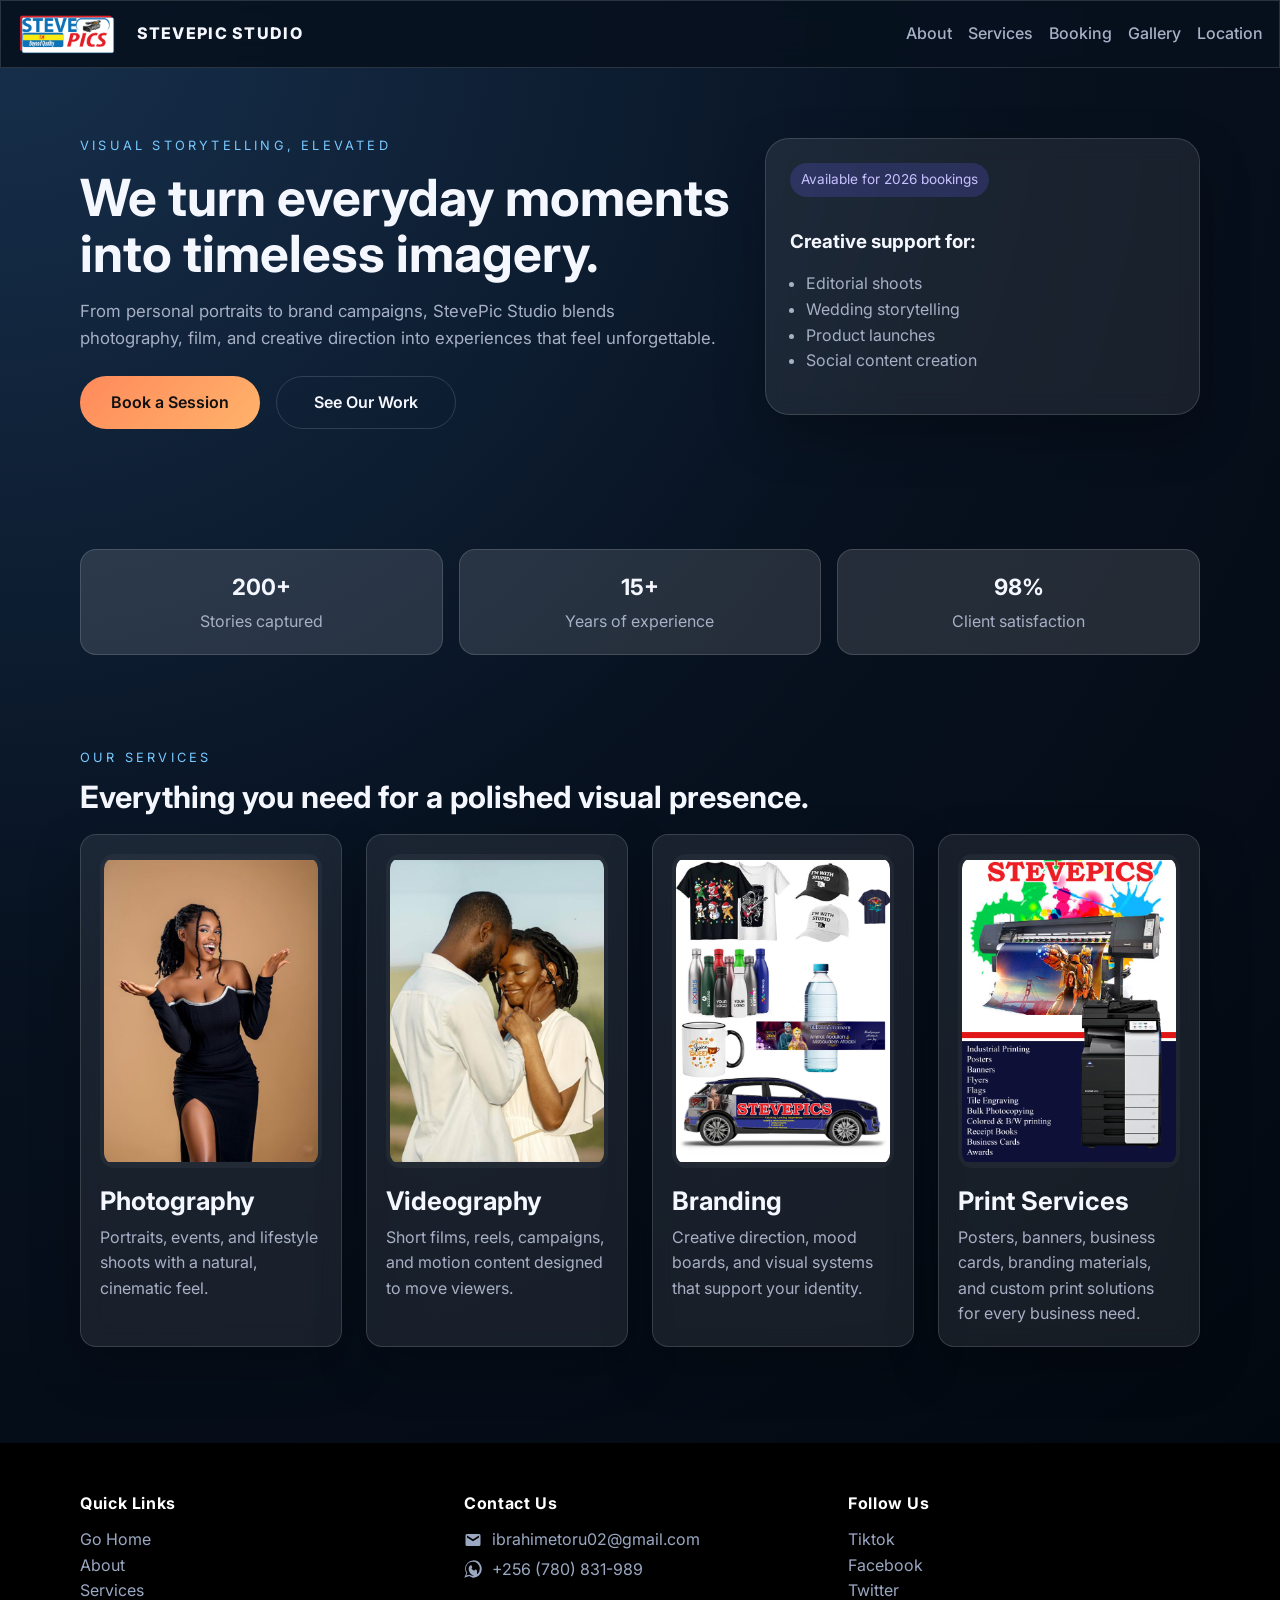
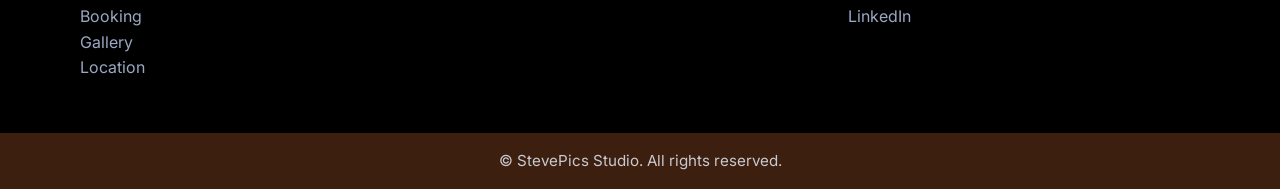
<file: index.html>
<!DOCTYPE html>
<html lang="en">
  <head>
    <meta charset="UTF-8" />
    <meta name="viewport" content="width=device-width, initial-scale=1.0" />
  



    <title>Stevepics Digital Studio - Photo & Design in Lira</title>
    <meta 
    name="description" content="Official website for Stevepics Digital Studio, creates vivid photography, cinematic video, and bold visual branding and Graphic Services in Lira, Uganda.">





   
    <link rel="preconnect" href="https://fonts.googleapis.com" />
    <link rel="preconnect" href="https://fonts.gstatic.com" crossorigin />
    <link
      href="https://fonts.googleapis.com/css2?family=Inter:wght@400;500;600;700;800&display=swap"
      rel="stylesheet"
    />
    <link rel="stylesheet" href="styles.css" />
  </head>
  <body class="page-home">
    <header id="top" class="hero">
      <nav class="nav container" aria-label="Primary navigation">
        <a class="brand" href="#top">
         <img src="stevePics studio lira logo.png" alt="StevePic Studio logo" class="logo"/>StevePic Studio</a>
        <button class="menu-toggle" aria-label="Toggle navigation" aria-expanded="false">
          <span></span>
          <span></span>
          <span></span>
        </button>
        <div class="nav-links">
          <a href="about.html">About</a>
          <a href="services.html">Services</a>
          <a href="booking.html">Booking</a>
          <a href="gallery.html">Gallery</a>
          <a href="location.html">Location</a>
        
        </div>
      </nav>

      <div class="container hero-content">
        <div class="hero-copy">
          <p class="eyebrow">Visual storytelling, elevated</p>
          <h1>We turn everyday moments into timeless imagery.</h1>
          <p class="hero-text">
            From personal portraits to brand campaigns, StevePic Studio blends photography,
            film, and creative direction into experiences that feel unforgettable.
          </p>
          <div class="hero-actions">
            <a class="btn btn-primary" href="booking.html">Book a Session</a>
            <a class="btn btn-secondary" href="gallery.html">See Our Work</a>
          </div>
        </div>

        <div class="hero-card" aria-label="Studio highlights">
          <div class="card-pill">Available for <span id="year"></span>  bookings</div>
          <h3>Creative support for:</h3>
          <ul>
            <li>Editorial shoots</li>
            <li>Wedding storytelling</li>
            <li>Product launches</li>
            <li>Social content creation</li>
          </ul>
        </div>
      </div>
    </header>

    <main>
      <section class="section container stats">
        <div>
          <strong>200+</strong>
          <span>Stories captured</span>
        </div>
        <div>
          <strong>15+</strong>
          <span>Years of experience</span>
        </div>
        <div>
          <strong>98%</strong>
          <span>Client satisfaction</span>
        </div>
      </section>

      <section id="services" class="section container">
        <div class="section-heading">
          <p class="eyebrow">Our services</p>
          <h2>Everything you need for a polished visual presence.</h2>
        </div>
        <div class="card-grid feature-card-grid">
          <article class="info-card feature-card">
            <img src="images/best potriets and photoshoot in lira uganda.jpeg" alt="Portrait photography session in a sunny outdoor setting" />
            <h3>Photography</h3>
            <p>Portraits, events, and lifestyle shoots with a natural, cinematic feel.</p>
          </article>
          <article class="info-card feature-card">
            <img src="images/happy-romantic-couple-hugging in stevepics studio lira.jpg" alt="Creative storytelling and videography coverage" />
            <h3>Videography</h3>
            <p>Short films, reels, campaigns, and motion content designed to move viewers.</p>
          </article>
          <article class="info-card feature-card">
            <img src="images/best%20vihecle%20and%20product%20branding%20in%20lira.jpg" alt="Branding and product packaging visuals" />
            <h3>Branding</h3>
            <p>Creative direction, mood boards, and visual systems that support your identity.</p>
          </article>
          <article class="info-card feature-card">
            <img src="images/Larger format printing in Stevepics Lira.jpg" alt="Printing and branding services in Lira, Uganda" />
            <h3>Print Services</h3>
            <p>Posters, banners, business cards, branding materials, and custom print solutions for every business need.</p>
          </article>
        </div>
      </section>

      <!-- Portfolio section removed per request; work is showcased on the Gallery page -->

    </main>

 <footer class="footer">
      <div class="container footer-content">
        <div class="footer-grid">
          <div>
            <div class="footer-heading">Quick Links</div>
            <div class="footer-links">
              <a href="index.html">Go Home</a><br />
              <a href="about.html">About</a><br />
              <a href="services.html">Services</a><br />
              <a href="booking.html">Booking</a><br />
              <a href="gallery.html">Gallery</a><br />
           
              <a href="location.html">Location</a>
            </div>
          </div>
          <div>
           <div class="footer-heading">Contact Us</div>
              <div class="contact-info">
                <a class="contact-item" href="mailto:ibrahimetoru02@gmail.com">
                  <span class="icon" aria-hidden="true">
                    <svg viewBox="0 0 24 24" xmlns="http://www.w3.org/2000/svg" aria-hidden="true" focusable="false">
                      <path d="M20 4H4a2 2 0 0 0-2 2v12a2 2 0 0 0 2 2h16a2 2 0 0 0 2-2V6a2 2 0 0 0-2-2zm0 4.5-8 5-8-5V6l8 5 8-5v2.5z"/>
                    </svg>
                  </span>
                  <span class="contact-text">ibrahimetoru02@gmail.com</span>
                </a><br />
                <a class="contact-item" href="https://wa.me/256780831989" target="_blank" rel="noopener noreferrer">
                  <span class="icon" aria-hidden="true">
                    <svg viewBox="0 0 24 24" xmlns="http://www.w3.org/2000/svg" aria-hidden="true" focusable="false">
                      <path d="M20.52 3.48A11.86 11.86 0 0 0 12 .5 11.6 11.6 0 0 0 1.5 11.6c0 2.07.54 4 1.5 5.73L.5 23.5l6.5-2.2A11.6 11.6 0 0 0 12 23.5c6.4 0 11.63-5.2 11.63-11.6 0-3.1-1.22-5.9-3.11-7.78zM12 21a9.3 9.3 0 0 1-4.68-1.28l-.34-.2-3.86 1.31 1.32-3.76-.22-.36A9.2 9.2 0 1 1 21 12 9.27 9.27 0 0 1 12 21zm5.2-7.3c-.28-.14-1.66-.82-1.92-.91s-.42-.14-.6.14-.69.91-.85 1.1-.31.21-.59.07a6.2 6.2 0 0 1-1.82-1.12 6.98 6.98 0 0 1-1.29-1.61c-.14-.28 0-.43.11-.56.11-.11.28-.31.42-.47.14-.16.19-.28.28-.47.09-.19 0-.35-.07-.49s-.6-1.46-.82-2c-.22-.53-.43-.46-.6-.47-.14 0-.31 0-.47 0s-.49.07-.75.35a3.2 3.2 0 0 0-1 1.2c-.35.61-1.02 1.84-1.02 3.45s1.05 4 1.2 4.28c.14.28 2.07 3.3 5.02 4.62 2.95 1.31 2.95.87 3.48.81.53-.07 1.66-.68 1.9-1.33.22-.61.22-1.13.15-1.24-.07-.11-.28-.16-.56-.3z"/>
                    </svg>
                  </span>
                  <span class="contact-text">+256 (780) 831-989</span>
                </a>
              </div>
          </div>
          <div>
            <div class="footer-heading">Follow Us</div>
            <div class="footer-links">
              <a href="#">Tiktok</a><br />
              <a href="#">Facebook</a><br />
              <a href="#">Twitter</a><br />
              <a href="#">LinkedIn</a><br />
              
            </div>
            
          </div>

          
        </div>
      </div>
      <div class="footer-bottom">
        &copy; <span id="year"></span> StevePics Studio. All rights reserved.
      </div>
    </footer>

  <script src="script.js"></script>
</body>
</html>
</file>
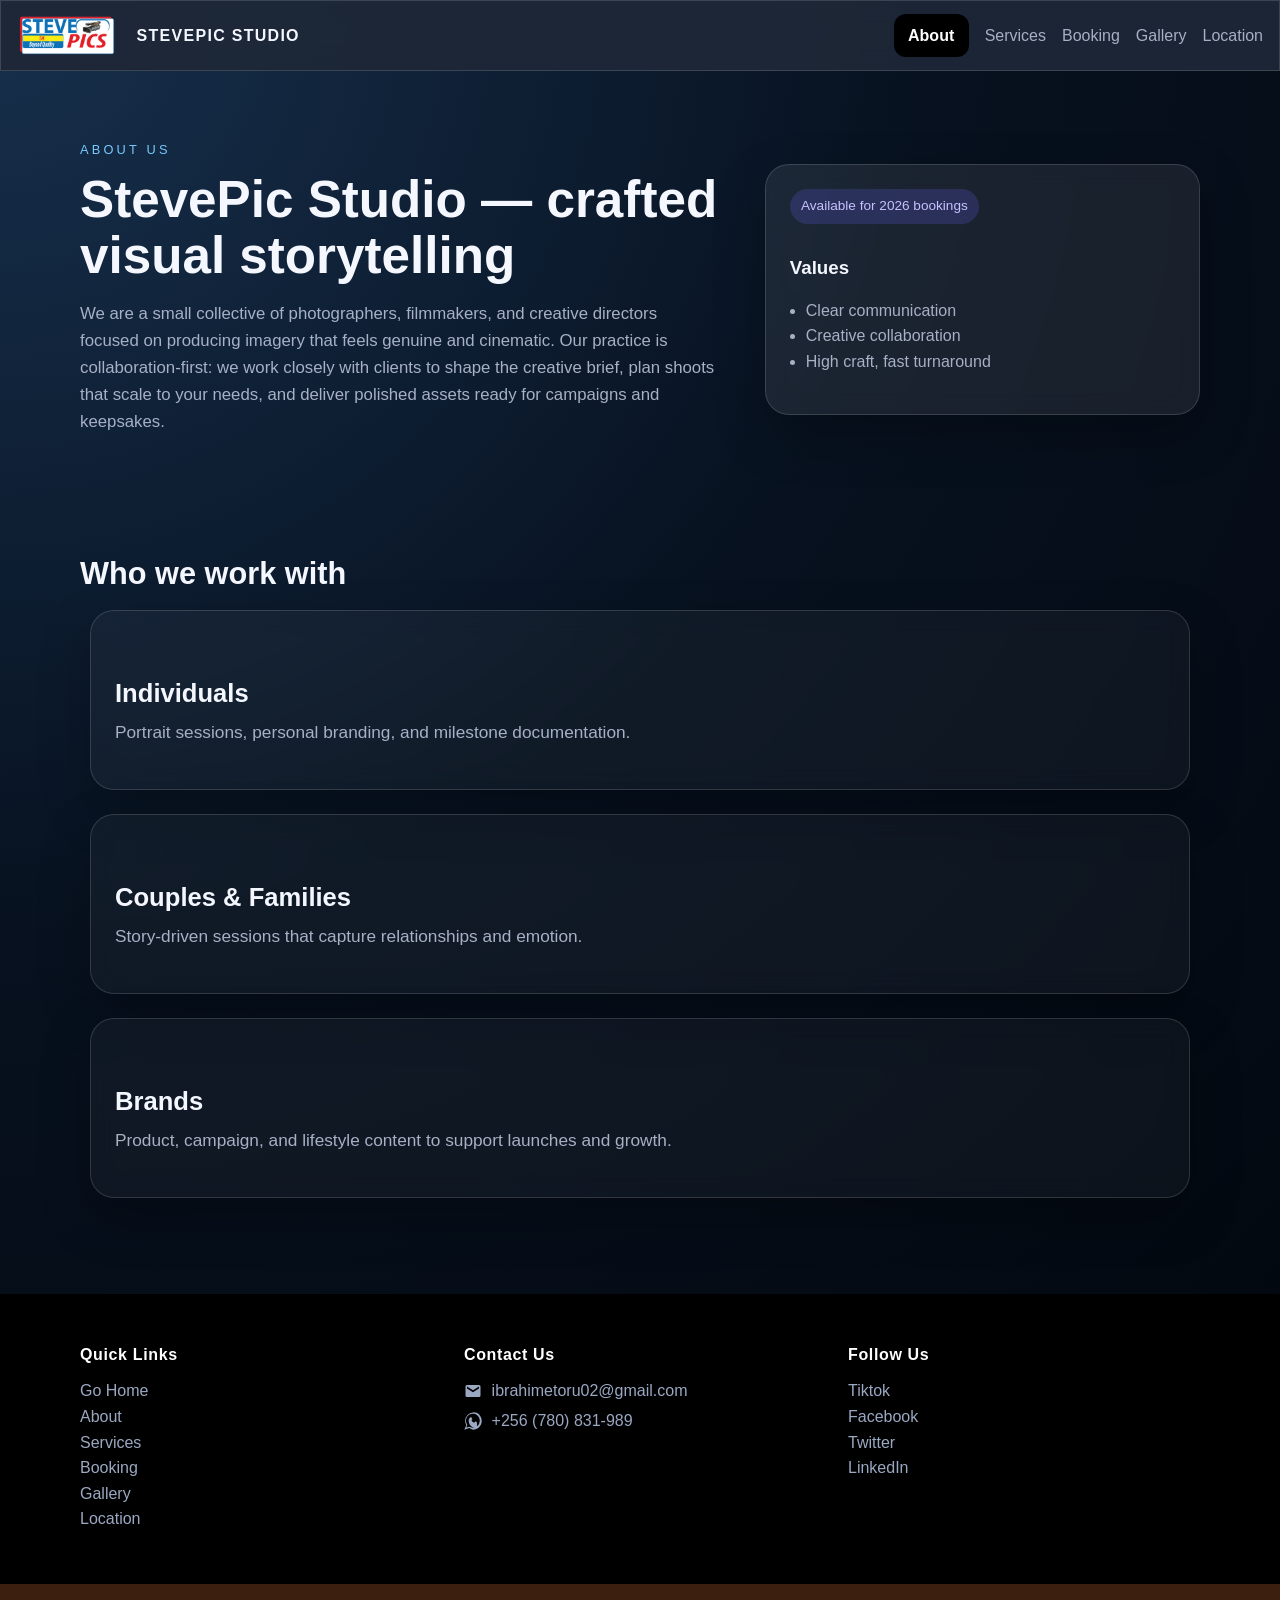
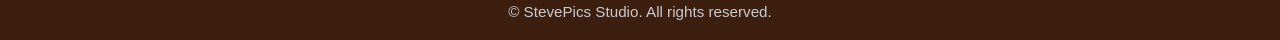
<file: about.html>
<!DOCTYPE html>
<html lang="en">
  <head>
    <meta charset="UTF-8" />
    <meta name="viewport" content="width=device-width, initial-scale=1.0" />
    <title>About — StevePic Studio</title>
     <meta 
    name="description" content="Official website for Stevepics Digital Studio, creates vivid photography, cinematic video, and bold visual branding and Graphic Services in Lira, Uganda.">


    <link rel="stylesheet" href="styles.css" />
  </head>
  <body class="page-about">
    <header class="hero">
      <nav class="nav container" aria-label="Primary navigation">
        <a class="brand" href="index.html">
          <img src="stevePics studio lira logo.png" alt="StevePic Studio logo" class="logo"/>StevePic Studio</a>
        <button class="menu-toggle" aria-label="Open navigation menu" aria-expanded="false">
          <span></span>
          <span></span>
          <span></span>
        </button>
        <div class="nav-links">
          <a href="about.html" class="active">About</a>
          <a href="services.html">Services</a>
          <a href="booking.html">Booking</a>
          <a href="gallery.html">Gallery</a>
          <a href="location.html">Location</a>
          
        </div>
      </nav>
      <div class="container hero-content">
        <div class="hero-copy">
          <p class="eyebrow">About us</p>
          <h1>StevePic Studio — crafted visual storytelling</h1>
          <p class="hero-text">
            We are a small collective of photographers, filmmakers, and creative directors
            focused on producing imagery that feels genuine and cinematic. Our practice is
            collaboration-first: we work closely with clients to shape the creative brief,
            plan shoots that scale to your needs, and deliver polished assets ready for
            campaigns and keepsakes.
          </p>
        </div>

        <aside class="hero-card" aria-label="Studio highlights">
          <div class="card-pill">Available for <span id="year"></span> bookings</div>
          <h3>Values</h3>
          <ul>
            <li>Clear communication</li>
            <li>Creative collaboration</li>
            <li>High craft, fast turnaround</li>
          </ul>
        </aside>
      </div>
    </header>

    <main>
      <section class="section container">
        <div class="section-heading">
          <h2>Who we work with</h2>
        </div>
        <div class="card-grid">
          <article class="info-card">
            <h3>Individuals</h3>
            <p>Portrait sessions, personal branding, and milestone documentation.</p>
          </article>
          <article class="info-card">
            <h3>Couples & Families</h3>
            <p>Story-driven sessions that capture relationships and emotion.</p>
          </article>
          <article class="info-card">
            <h3>Brands</h3>
            <p>Product, campaign, and lifestyle content to support launches and growth.</p>
          </article>
        </div>
      </section>
    </main>

    
   
   <footer class="footer">
      <div class="container footer-content">
        <div class="footer-grid">
          <div>
            <div class="footer-heading">Quick Links</div>
            <div class="footer-links">
              <a href="index.html">Go Home</a><br />
              <a href="about.html">About</a><br />
              <a href="services.html">Services</a><br />
              <a href="booking.html">Booking</a><br />
              <a href="gallery.html">Gallery</a><br />
              
              <a href="location.html">Location</a>
            </div>
          </div>
          <div>
           <div class="footer-heading">Contact Us</div>
              <div class="contact-info">
                <a class="contact-item" href="mailto:ibrahimetoru02@gmail.com">
                  <span class="icon" aria-hidden="true">
                    <svg viewBox="0 0 24 24" xmlns="http://www.w3.org/2000/svg" aria-hidden="true" focusable="false">
                      <path d="M20 4H4a2 2 0 0 0-2 2v12a2 2 0 0 0 2 2h16a2 2 0 0 0 2-2V6a2 2 0 0 0-2-2zm0 4.5-8 5-8-5V6l8 5 8-5v2.5z"/>
                    </svg>
                  </span>
                  <span class="contact-text">ibrahimetoru02@gmail.com</span>
                </a><br />
                <a class="contact-item" href="https://wa.me/256780831989" target="_blank" rel="noopener noreferrer">
                  <span class="icon" aria-hidden="true">
                    <svg viewBox="0 0 24 24" xmlns="http://www.w3.org/2000/svg" aria-hidden="true" focusable="false">
                      <path d="M20.52 3.48A11.86 11.86 0 0 0 12 .5 11.6 11.6 0 0 0 1.5 11.6c0 2.07.54 4 1.5 5.73L.5 23.5l6.5-2.2A11.6 11.6 0 0 0 12 23.5c6.4 0 11.63-5.2 11.63-11.6 0-3.1-1.22-5.9-3.11-7.78zM12 21a9.3 9.3 0 0 1-4.68-1.28l-.34-.2-3.86 1.31 1.32-3.76-.22-.36A9.2 9.2 0 1 1 21 12 9.27 9.27 0 0 1 12 21zm5.2-7.3c-.28-.14-1.66-.82-1.92-.91s-.42-.14-.6.14-.69.91-.85 1.1-.31.21-.59.07a6.2 6.2 0 0 1-1.82-1.12 6.98 6.98 0 0 1-1.29-1.61c-.14-.28 0-.43.11-.56.11-.11.28-.31.42-.47.14-.16.19-.28.28-.47.09-.19 0-.35-.07-.49s-.6-1.46-.82-2c-.22-.53-.43-.46-.6-.47-.14 0-.31 0-.47 0s-.49.07-.75.35a3.2 3.2 0 0 0-1 1.2c-.35.61-1.02 1.84-1.02 3.45s1.05 4 1.2 4.28c.14.28 2.07 3.3 5.02 4.62 2.95 1.31 2.95.87 3.48.81.53-.07 1.66-.68 1.9-1.33.22-.61.22-1.13.15-1.24-.07-.11-.28-.16-.56-.3z"/>
                    </svg>
                  </span>
                  <span class="contact-text">+256 (780) 831-989</span>
                </a>
              </div>
          </div>
          <div>
            <div class="footer-heading">Follow Us</div>
            <div class="footer-links">
              <a href="#">Tiktok</a><br />
              <a href="#">Facebook</a><br />
              <a href="#">Twitter</a><br />
              <a href="#">LinkedIn</a><br />
              
            </div>
            
          </div>

          
        </div>
      </div>
      <div class="footer-bottom">
        &copy; <span id="year"></span> StevePics Studio. All rights reserved.
      </div>
    </footer>
    <script src="script.js"></script>
  </body>
</html>
</file>
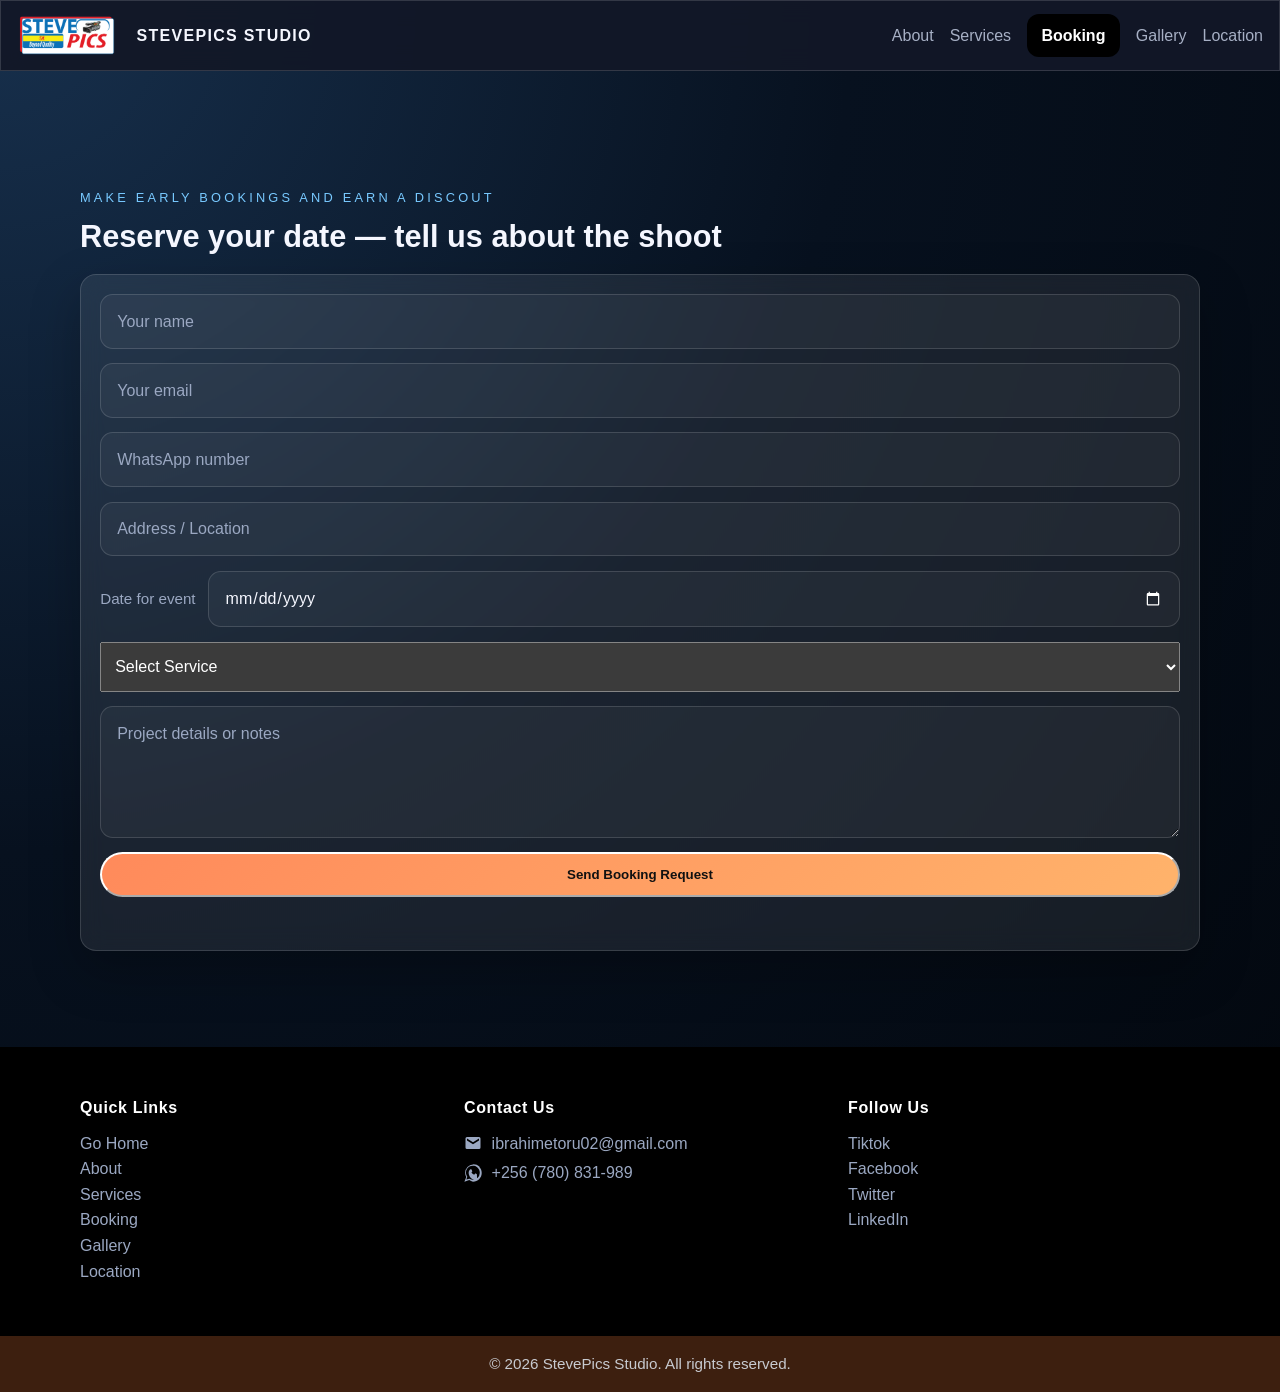
<file: booking.html>
<!DOCTYPE html>
<html lang="en">
  <head>
    <meta charset="UTF-8" />
    <meta name="viewport" content="width=device-width, initial-scale=1.0" />
    <title>Booking — StevePics Studio</title>
    <meta 
    name="description" content="Official booking for quality services in Stevepics Digital Studio, creates vivid photography, cinematic video, and bold visual branding and Graphic Services in Lira, Uganda.">


    <link rel="stylesheet" href="styles.css" />
  </head>
  <body class="page-booking">
    <header class="hero">
      <nav class="nav container" aria-label="Primary navigation">
        <a class="brand" href="index.html">
          <img src="stevePics studio lira logo.png" alt="StevePics Studio logo" class="logo"/>StevePics Studio</a>
        <button class="menu-toggle" aria-label="Open navigation menu" aria-expanded="false">
          <span></span>
          <span></span>
          <span></span>
        </button>
        <div class="nav-links">
          <a href="about.html">About</a>
          <a href="services.html">Services</a>
          <a href="booking.html" class="active">Booking</a>
          <a href="gallery.html">Gallery</a>
          <a href="location.html">Location</a>
          
        </div>
      </nav>
    </header>

    <main>
      <section class="section container">
        <div class="section-heading">
          <p class="eyebrow">Make early bookings and Earn a discout</p>
          <h2>Reserve your date — tell us about the shoot</h2>
        </div>
        <form id="booking-form" class="contact-form">
          <input type="text" name="name" placeholder="Your name" required />
          <input type="email" name="email" placeholder="Your email" required />
          <input type="tel" name="phone" placeholder="WhatsApp number" aria-label="WhatsApp number" />
          <input type="text" name="address" placeholder="Address / Location" />
          <label class="date-field" for="preferredDate">
            <span class="date-label">Date for event</span>
            <input type="date" id="preferredDate" name="preferredDate" />
          </label>
          <select class="form-control" name="service">
            <option value="Select Shoot">Select Service</option>
            <option value="Photography">Photography</option>
            <option value="Videography">Videography</option>
            <option value="Branding">Branding & Creative Direction</option>
          </select>
          <textarea name="notes" rows="4" placeholder="Project details or notes"></textarea>
          <button type="submit" class="btn btn-primary">Send Booking Request</button>
          <p id="booking-message" class="form-message" aria-live="polite"></p>
        </form>
      </section>
    </main>

  <footer class="footer">
      <div class="container footer-content">
        <div class="footer-grid">
          <div>
            <div class="footer-heading">Quick Links</div>
            <div class="footer-links">
              <a href="index.html">Go Home</a><br />
              <a href="about.html">About</a><br />
              <a href="services.html">Services</a><br />
              <a href="booking.html">Booking</a><br />
              <a href="gallery.html">Gallery</a><br />
             
              <a href="location.html">Location</a>
            </div>
          </div>
          <div>
           <div class="footer-heading">Contact Us</div>
              <div class="contact-info">
                <a class="contact-item" href="mailto:ibrahimetoru02@gmail.com">
                  <span class="icon" aria-hidden="true">
                    <svg viewBox="0 0 24 24" xmlns="http://www.w3.org/2000/svg" aria-hidden="true" focusable="false">
                      <path d="M20 4H4a2 2 0 0 0-2 2v12a2 2 0 0 0 2 2h16a2 2 0 0 0 2-2V6a2 2 0 0 0-2-2zm0 4.5-8 5-8-5V6l8 5 8-5v2.5z"/>
                    </svg>
                  </span>
                  <span class="contact-text">ibrahimetoru02@gmail.com</span>
                </a><br />
                <a class="contact-item" href="https://wa.me/256780831989" target="_blank" rel="noopener noreferrer">
                  <span class="icon" aria-hidden="true">
                    <svg viewBox="0 0 24 24" xmlns="http://www.w3.org/2000/svg" aria-hidden="true" focusable="false">
                      <path d="M20.52 3.48A11.86 11.86 0 0 0 12 .5 11.6 11.6 0 0 0 1.5 11.6c0 2.07.54 4 1.5 5.73L.5 23.5l6.5-2.2A11.6 11.6 0 0 0 12 23.5c6.4 0 11.63-5.2 11.63-11.6 0-3.1-1.22-5.9-3.11-7.78zM12 21a9.3 9.3 0 0 1-4.68-1.28l-.34-.2-3.86 1.31 1.32-3.76-.22-.36A9.2 9.2 0 1 1 21 12 9.27 9.27 0 0 1 12 21zm5.2-7.3c-.28-.14-1.66-.82-1.92-.91s-.42-.14-.6.14-.69.91-.85 1.1-.31.21-.59.07a6.2 6.2 0 0 1-1.82-1.12 6.98 6.98 0 0 1-1.29-1.61c-.14-.28 0-.43.11-.56.11-.11.28-.31.42-.47.14-.16.19-.28.28-.47.09-.19 0-.35-.07-.49s-.6-1.46-.82-2c-.22-.53-.43-.46-.6-.47-.14 0-.31 0-.47 0s-.49.07-.75.35a3.2 3.2 0 0 0-1 1.2c-.35.61-1.02 1.84-1.02 3.45s1.05 4 1.2 4.28c.14.28 2.07 3.3 5.02 4.62 2.95 1.31 2.95.87 3.48.81.53-.07 1.66-.68 1.9-1.33.22-.61.22-1.13.15-1.24-.07-.11-.28-.16-.56-.3z"/>
                    </svg>
                  </span>
                  <span class="contact-text">+256 (780) 831-989</span>
                </a>
              </div>
          </div>
          <div>
            <div class="footer-heading">Follow Us</div>
            <div class="footer-links">
              <a href="#">Tiktok</a><br />
              <a href="#">Facebook</a><br />
              <a href="#">Twitter</a><br />
              <a href="#">LinkedIn</a><br />
              
            </div>
            
          </div>

          
        </div>
      </div>
      <div class="footer-bottom">
        &copy; <span id="year"></span> StevePics Studio. All rights reserved.
      </div>
    </footer>

    <script src="script.js"></script>
  </body>
</html>
</file>
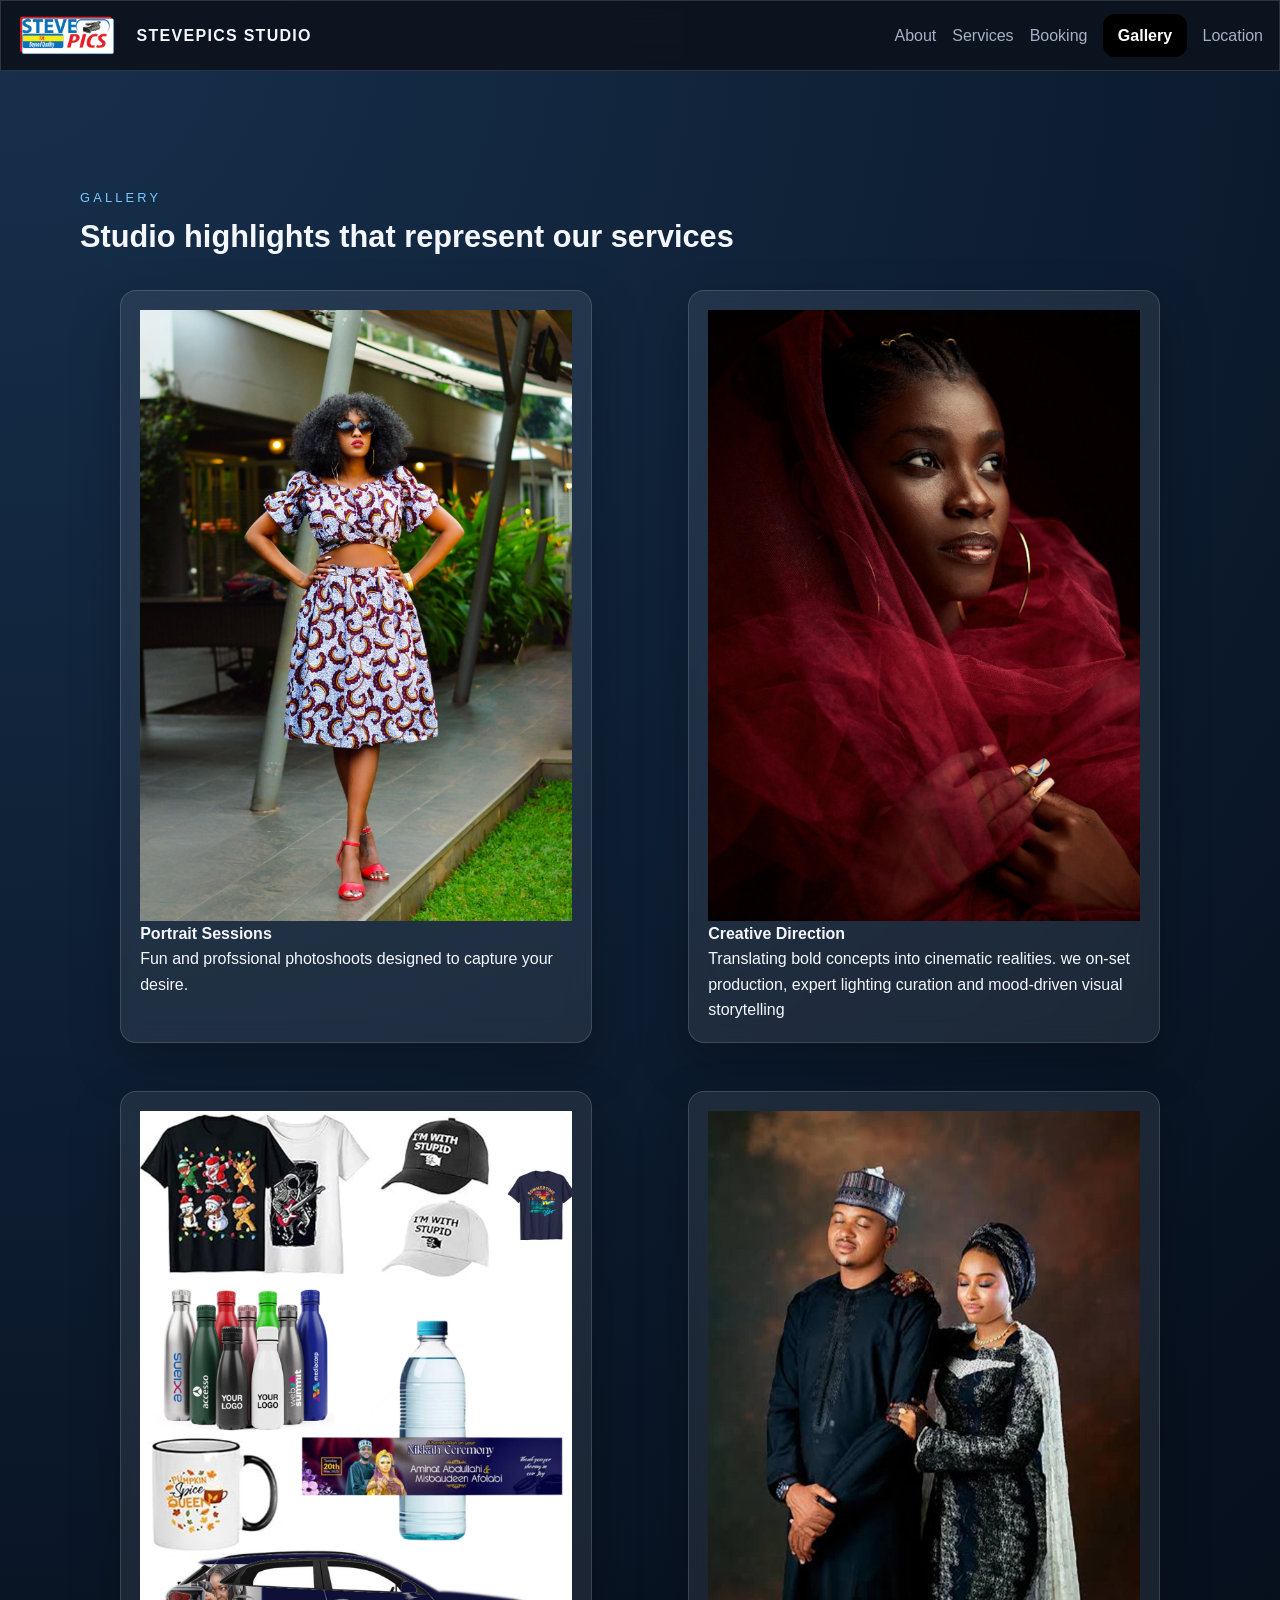
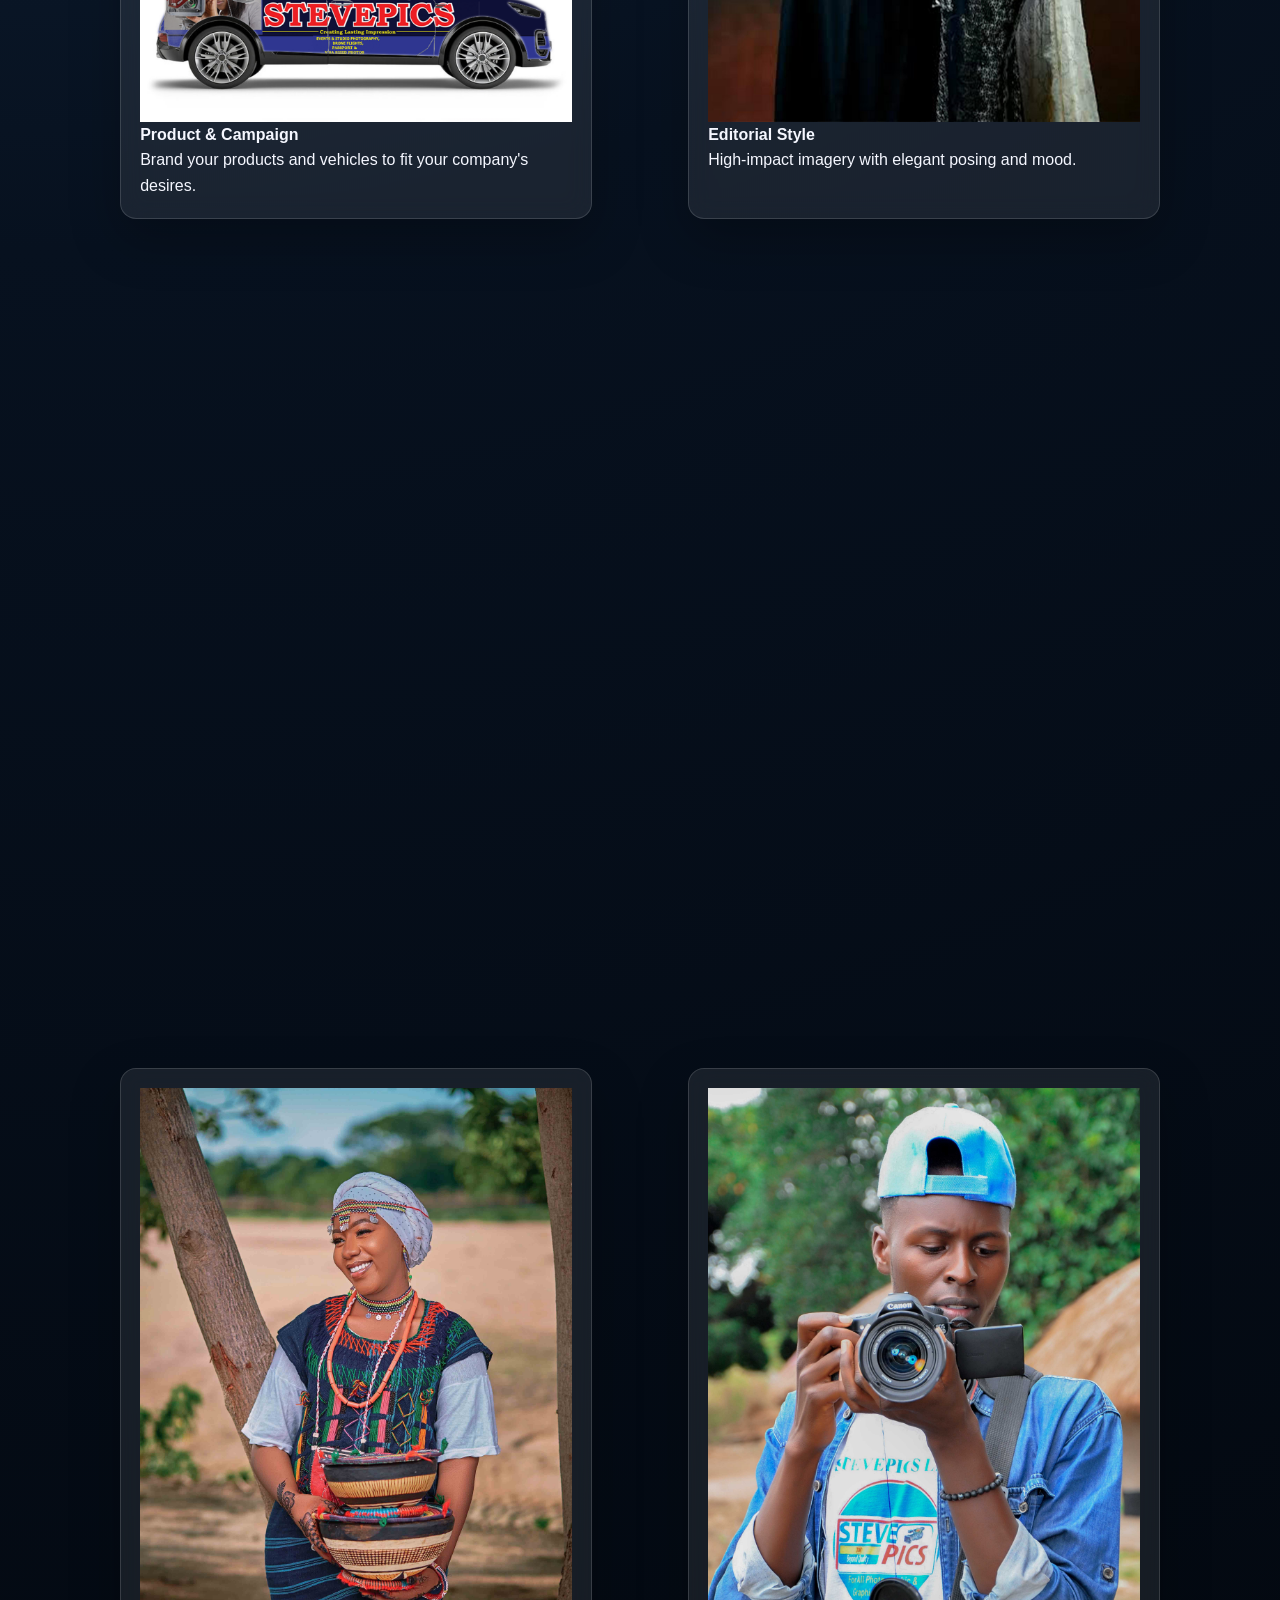
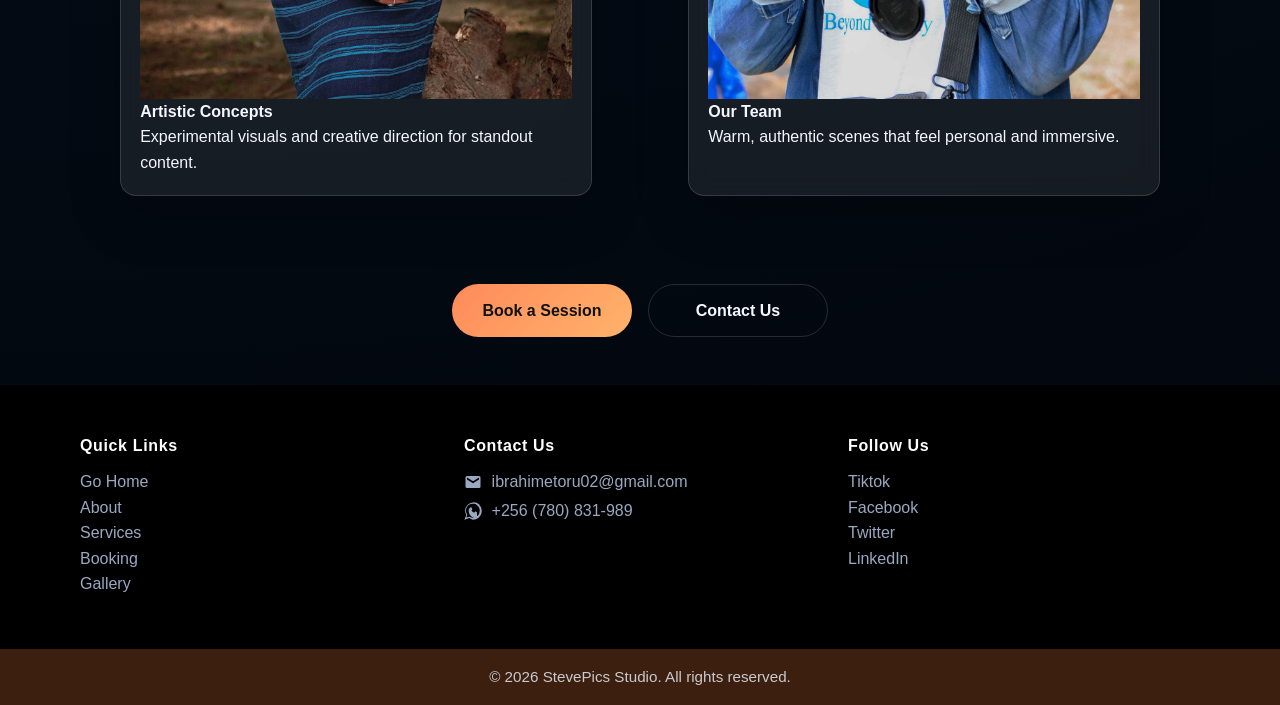
<file: gallery.html>
<!DOCTYPE html>
<html lang="en">
  <head>
    <meta charset="UTF-8" />
    <meta name="viewport" content="width=device-width, initial-scale=1.0" />
    <title>Gallery — StevePics Studio</title>
    <meta 
    name="description" content="See Stevepics Digital Studio, creates vivid photography, cinematic video, and bold visual branding and Graphic Services in Lira, Uganda.">


    <link rel="stylesheet" href="styles.css" />
  </head>
  <body class="page-gallery">
    <header class="hero">
      <nav class="nav container" aria-label="Primary navigation">
        <a class="brand" href="index.html">
          <img src="stevePics studio lira logo.png" alt="StevePic Studio logo" class="logo"/>StevePics Studio</a>
        <button class="menu-toggle" aria-label="Open navigation menu" aria-expanded="false">
          <span></span>
          <span></span>
          <span></span>
        </button>
        <div class="nav-links">
          <a href="about.html">About</a>
          <a href="services.html">Services</a>
          <a href="booking.html">Booking</a>
          <a href="gallery.html" class="active">Gallery</a>
          <a href="location.html">Location</a>
          
        </div>
      </nav>
    </header>

    <main>
      <section class="section container">
        <div class="gallery-img">
        <div class="section-heading">
          <p class="eyebrow">Gallery</p>
          <h2>Studio highlights that represent our services</h2>
        </div>

        <div class="portfolio-grid">
          <figure class="portfolio-card">
            <img src="images/best photoshoot in lira.jpg" alt="Cinematic African portrait in Lira  photo studio" />
            <figcaption>
              <strong>Portrait Sessions</strong>
              <div>Fun and profssional photoshoots designed to capture your desire.</div>
            </figcaption>
          </figure>

          <figure class="portfolio-card">
            <img src="images/creative dirrection in Africa potreits.jpg" alt="Creative African studio lighting in Lira Uganda" />
            <figcaption>
              <strong>Creative Direction</strong>
              <div>Translating bold concepts into cinematic realities. we on-set production, expert lighting curation and mood-driven visual storytelling</div>
            </figcaption>
          </figure>

          <figure class="portfolio-card">
            
            <img src="images/best vihecle and product branding in lira.jpg" alt="Best viehicle branding in lira">
      
            <figcaption>
              <strong>Product & Campaign</strong>
              <div>Brand your products and vehicles to fit your company's desires.</div>
            </figcaption>
          </figure>

          <figure class="portfolio-card">
            <img src="images/kkk.jpeg" alt="Featured studio photography session" />
            <figcaption>
              <strong>Editorial Style</strong>
              <div>High-impact imagery with elegant posing and mood.</div>
            </figcaption>
          </figure>

          <figure class="portfolio-card">
            <img src="images/best photography studio in Lira.png" alt="Best Event photography and videography coverage in Lira" />
            <figcaption>
              <strong>Event Coverage</strong>
              <div>Dynamic shots for celebrations, launches, and gatherings.</div>
            </figcaption>
          </figure>

          <figure class="portfolio-card">
            <img src="images/Larger format printing in Stevepics Lira.jpg" alt="StevePics professional printing machine and custom printing services in Lira city" />
            <figcaption>
              <strong> StevePics Professional Printing Services in Lira Uganda</strong>
              <div>high quality posters, banners,flyers,business cards, receipt books, photocopy, tile engraving, awards and other custom printing solutions.</div>
            </figcaption>
          </figure>

          <figure class="portfolio-card">
            <img src="images/Artistic photography.jpg" alt=""/>
            <figcaption>
              <strong>Artistic Concepts</strong>
              <div>Experimental visuals and creative direction for standout content.</div>
            </figcaption>
          </figure>

          <figure class="portfolio-card">
            <img src="images/photograper in stevePics studio lira.jpg" alt="Behind the scene photograger in StevePics studio Lira" />
            <figcaption>
              <strong>Our Team</strong>
              <div>Warm, authentic scenes that feel personal and immersive.</div>
            </figcaption>
          </figure>

          
        </div>
        </div>
      </section>
       <div class="hero-actions_book">
            <a class="btn btn-primary" href="booking.html">Book a Session</a>
            <a class="btn btn-secondary" href="contact.html">Contact Us</a>
          </div>
    </main>
 <footer class="footer">
      <div class="container footer-content">
        <div class="footer-grid">
          <div>
            <div class="footer-heading">Quick Links</div>
            <div class="footer-links">
              <a href="index.html">Go Home</a><br />
              <a href="about.html">About</a><br />
              <a href="services.html">Services</a><br />
              <a href="booking.html">Booking</a><br />
              <a href="gallery.html">Gallery</a><br />
          
              
            </div>
          </div>
          <div>
           <div class="footer-heading">Contact Us</div>
              <div class="contact-info">
                <a class="contact-item" href="mailto:ibrahimetoru02@gmail.com">
                  <span class="icon" aria-hidden="true">
                    <svg viewBox="0 0 24 24" xmlns="http://www.w3.org/2000/svg" aria-hidden="true" focusable="false">
                      <path d="M20 4H4a2 2 0 0 0-2 2v12a2 2 0 0 0 2 2h16a2 2 0 0 0 2-2V6a2 2 0 0 0-2-2zm0 4.5-8 5-8-5V6l8 5 8-5v2.5z"/>
                    </svg>
                  </span>
                  <span class="contact-text">ibrahimetoru02@gmail.com</span>
                </a><br />
                <a class="contact-item" href="https://wa.me/256780831989" target="_blank" rel="noopener noreferrer">
                  <span class="icon" aria-hidden="true">
                    <svg viewBox="0 0 24 24" xmlns="http://www.w3.org/2000/svg" aria-hidden="true" focusable="false">
                      <path d="M20.52 3.48A11.86 11.86 0 0 0 12 .5 11.6 11.6 0 0 0 1.5 11.6c0 2.07.54 4 1.5 5.73L.5 23.5l6.5-2.2A11.6 11.6 0 0 0 12 23.5c6.4 0 11.63-5.2 11.63-11.6 0-3.1-1.22-5.9-3.11-7.78zM12 21a9.3 9.3 0 0 1-4.68-1.28l-.34-.2-3.86 1.31 1.32-3.76-.22-.36A9.2 9.2 0 1 1 21 12 9.27 9.27 0 0 1 12 21zm5.2-7.3c-.28-.14-1.66-.82-1.92-.91s-.42-.14-.6.14-.69.91-.85 1.1-.31.21-.59.07a6.2 6.2 0 0 1-1.82-1.12 6.98 6.98 0 0 1-1.29-1.61c-.14-.28 0-.43.11-.56.11-.11.28-.31.42-.47.14-.16.19-.28.28-.47.09-.19 0-.35-.07-.49s-.6-1.46-.82-2c-.22-.53-.43-.46-.6-.47-.14 0-.31 0-.47 0s-.49.07-.75.35a3.2 3.2 0 0 0-1 1.2c-.35.61-1.02 1.84-1.02 3.45s1.05 4 1.2 4.28c.14.28 2.07 3.3 5.02 4.62 2.95 1.31 2.95.87 3.48.81.53-.07 1.66-.68 1.9-1.33.22-.61.22-1.13.15-1.24-.07-.11-.28-.16-.56-.3z"/>
                    </svg>
                  </span>
                  <span class="contact-text">+256 (780) 831-989</span>
                </a>
              </div>
          </div>
          <div>
            <div class="footer-heading">Follow Us</div>
            <div class="footer-links">
              <a href="#">Tiktok</a><br />
              <a href="#">Facebook</a><br />
              <a href="#">Twitter</a><br />
              <a href="#">LinkedIn</a><br />
              
            </div>
            
          </div>

          
        </div>
      </div>
      <div class="footer-bottom">
        &copy; <span id="year"></span> StevePics Studio. All rights reserved.
      </div>
    </footer>

    <script src="script.js"></script>
  </body>
</html>
</file>
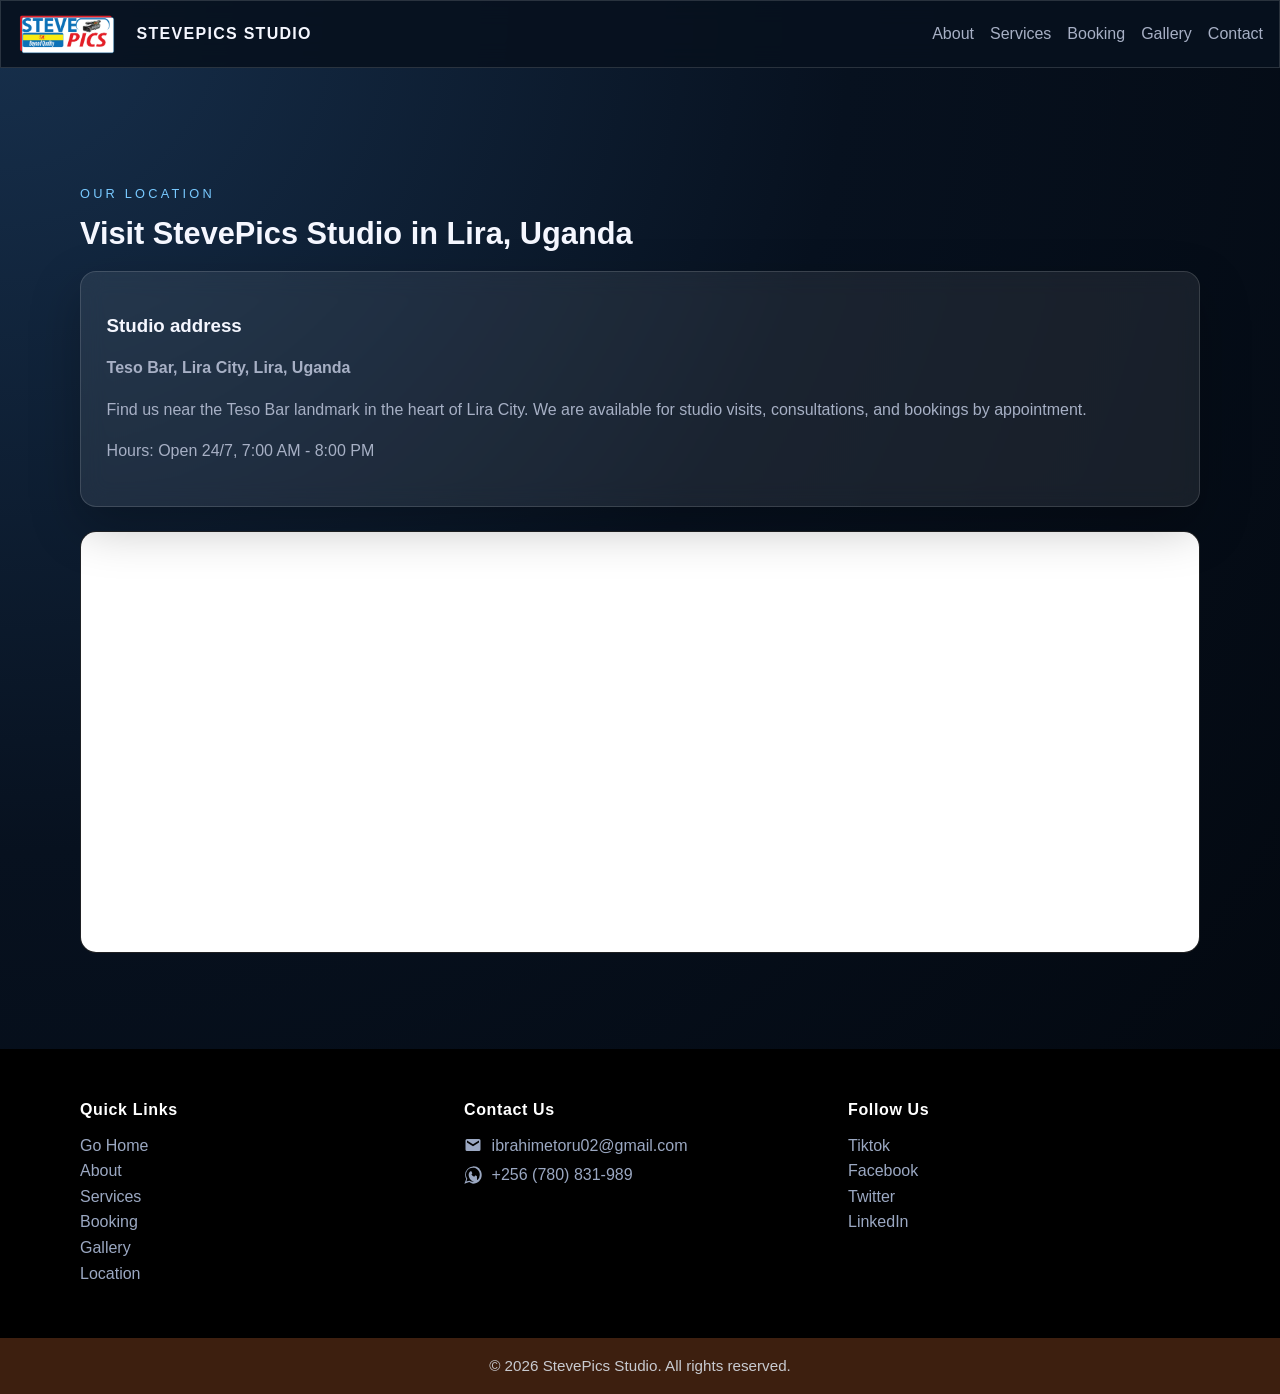
<file: location.html>
<!DOCTYPE html>
<html lang="en">
  <head>
    <meta charset="UTF-8" />
    <meta name="viewport" content="width=device-width, initial-scale=1.0" />
    <title>Location — Stevepics Studio</title>
    <meta 
    name="description" content="Visit Stevepics Digital Studio, for creates vivid photography, cinematic video, and bold visual branding and Graphic Services in Lira, Uganda.">


    <link rel="stylesheet" href="styles.css" />
  </head>
  <body class="page-location">
    <header class="hero">
      <nav class="nav container" aria-label="Primary navigation">
        <a class="brand" href="index.html">
          <img src="stevePics studio lira logo.png" alt="StevePics Studio logo" class="logo"/>StevePics Studio</a>
        <button class="menu-toggle" aria-label="Open navigation menu" aria-expanded="false">
          <span></span>
          <span></span>
          <span></span>
        </button>
        <div class="nav-links">
          <a href="about.html">About</a>
          <a href="services.html">Services</a>
          <a href="booking.html">Booking</a>
          <a href="gallery.html">Gallery</a>
          <a href="contact.html">Contact</a>
        </div>
      </nav>
    </header>

    <main>
      <section class="section container">
        <div class="section-heading">
          <p class="eyebrow">Our location</p>
          <h2>Visit StevePics Studio in Lira, Uganda</h2>
        </div>
        <div class="info-card" style="padding:1.6rem;">
          <h3>Studio address</h3>
          <p><strong>Teso Bar, Lira City, Lira, Uganda</strong></p>
          <p>Find us near the Teso Bar landmark in the heart of Lira City. We are available for studio visits, consultations, and bookings by appointment.</p>
          <p>Hours: Open 24/7, 7:00 AM - 8:00 PM</p>
        </div>

        <div class="map-container">
          <iframe
            src="https://maps.google.com/maps?q=2.259875,32.899875+(StevePics+Studio)&z=15&output=embed"
            allowfullscreen=""
            loading="lazy"
            referrerpolicy="no-referrer-when-downgrade"
          ></iframe>
        </div>
      </section>
    </main>

    <footer class="footer">
      <div class="container footer-content">
        <div class="footer-grid">
          <div>
            <div class="footer-heading">Quick Links</div>
            <div class="footer-links">
              <a href="index.html">Go Home</a><br />
              <a href="about.html">About</a><br />
              <a href="services.html">Services</a><br />
              <a href="booking.html">Booking</a><br />
              <a href="gallery.html">Gallery</a><br />
             
              <a href="location.html">Location</a>
            </div>
          </div>
          <div>
           <div class="footer-heading">Contact Us</div>
              <div class="contact-info">
                <a class="contact-item" href="mailto:ibrahimetoru02@gmail.com">
                  <span class="icon" aria-hidden="true">
                    <svg viewBox="0 0 24 24" xmlns="http://www.w3.org/2000/svg" aria-hidden="true" focusable="false">
                      <path d="M20 4H4a2 2 0 0 0-2 2v12a2 2 0 0 0 2 2h16a2 2 0 0 0 2-2V6a2 2 0 0 0-2-2zm0 4.5-8 5-8-5V6l8 5 8-5v2.5z"/>
                    </svg>
                  </span>
                  <span class="contact-text">ibrahimetoru02@gmail.com</span>
                </a><br />
                <a class="contact-item" href="https://wa.me/256780831989" target="_blank" rel="noopener noreferrer">
                  <span class="icon" aria-hidden="true">
                    <svg viewBox="0 0 24 24" xmlns="http://www.w3.org/2000/svg" aria-hidden="true" focusable="false">
                      <path d="M20.52 3.48A11.86 11.86 0 0 0 12 .5 11.6 11.6 0 0 0 1.5 11.6c0 2.07.54 4 1.5 5.73L.5 23.5l6.5-2.2A11.6 11.6 0 0 0 12 23.5c6.4 0 11.63-5.2 11.63-11.6 0-3.1-1.22-5.9-3.11-7.78zM12 21a9.3 9.3 0 0 1-4.68-1.28l-.34-.2-3.86 1.31 1.32-3.76-.22-.36A9.2 9.2 0 1 1 21 12 9.27 9.27 0 0 1 12 21zm5.2-7.3c-.28-.14-1.66-.82-1.92-.91s-.42-.14-.6.14-.69.91-.85 1.1-.31.21-.59.07a6.2 6.2 0 0 1-1.82-1.12 6.98 6.98 0 0 1-1.29-1.61c-.14-.28 0-.43.11-.56.11-.11.28-.31.42-.47.14-.16.19-.28.28-.47.09-.19 0-.35-.07-.49s-.6-1.46-.82-2c-.22-.53-.43-.46-.6-.47-.14 0-.31 0-.47 0s-.49.07-.75.35a3.2 3.2 0 0 0-1 1.2c-.35.61-1.02 1.84-1.02 3.45s1.05 4 1.2 4.28c.14.28 2.07 3.3 5.02 4.62 2.95 1.31 2.95.87 3.48.81.53-.07 1.66-.68 1.9-1.33.22-.61.22-1.13.15-1.24-.07-.11-.28-.16-.56-.3z"/>
                    </svg>
                  </span>
                  <span class="contact-text">+256 (780) 831-989</span>
                </a>
              </div>
          </div>
          <div>
            <div class="footer-heading">Follow Us</div>
            <div class="footer-links">
              <a href="#">Tiktok</a><br />
              <a href="#">Facebook</a><br />
              <a href="#">Twitter</a><br />
              <a href="#">LinkedIn</a><br />
              
            </div>
            
          </div>

          
        </div>
      </div>
      <div class="footer-bottom">
        &copy; <span id="year"></span> StevePics Studio. All rights reserved.
      </div>
    </footer>

    <script src="script.js"></script>
  </body>
</html>
</file>
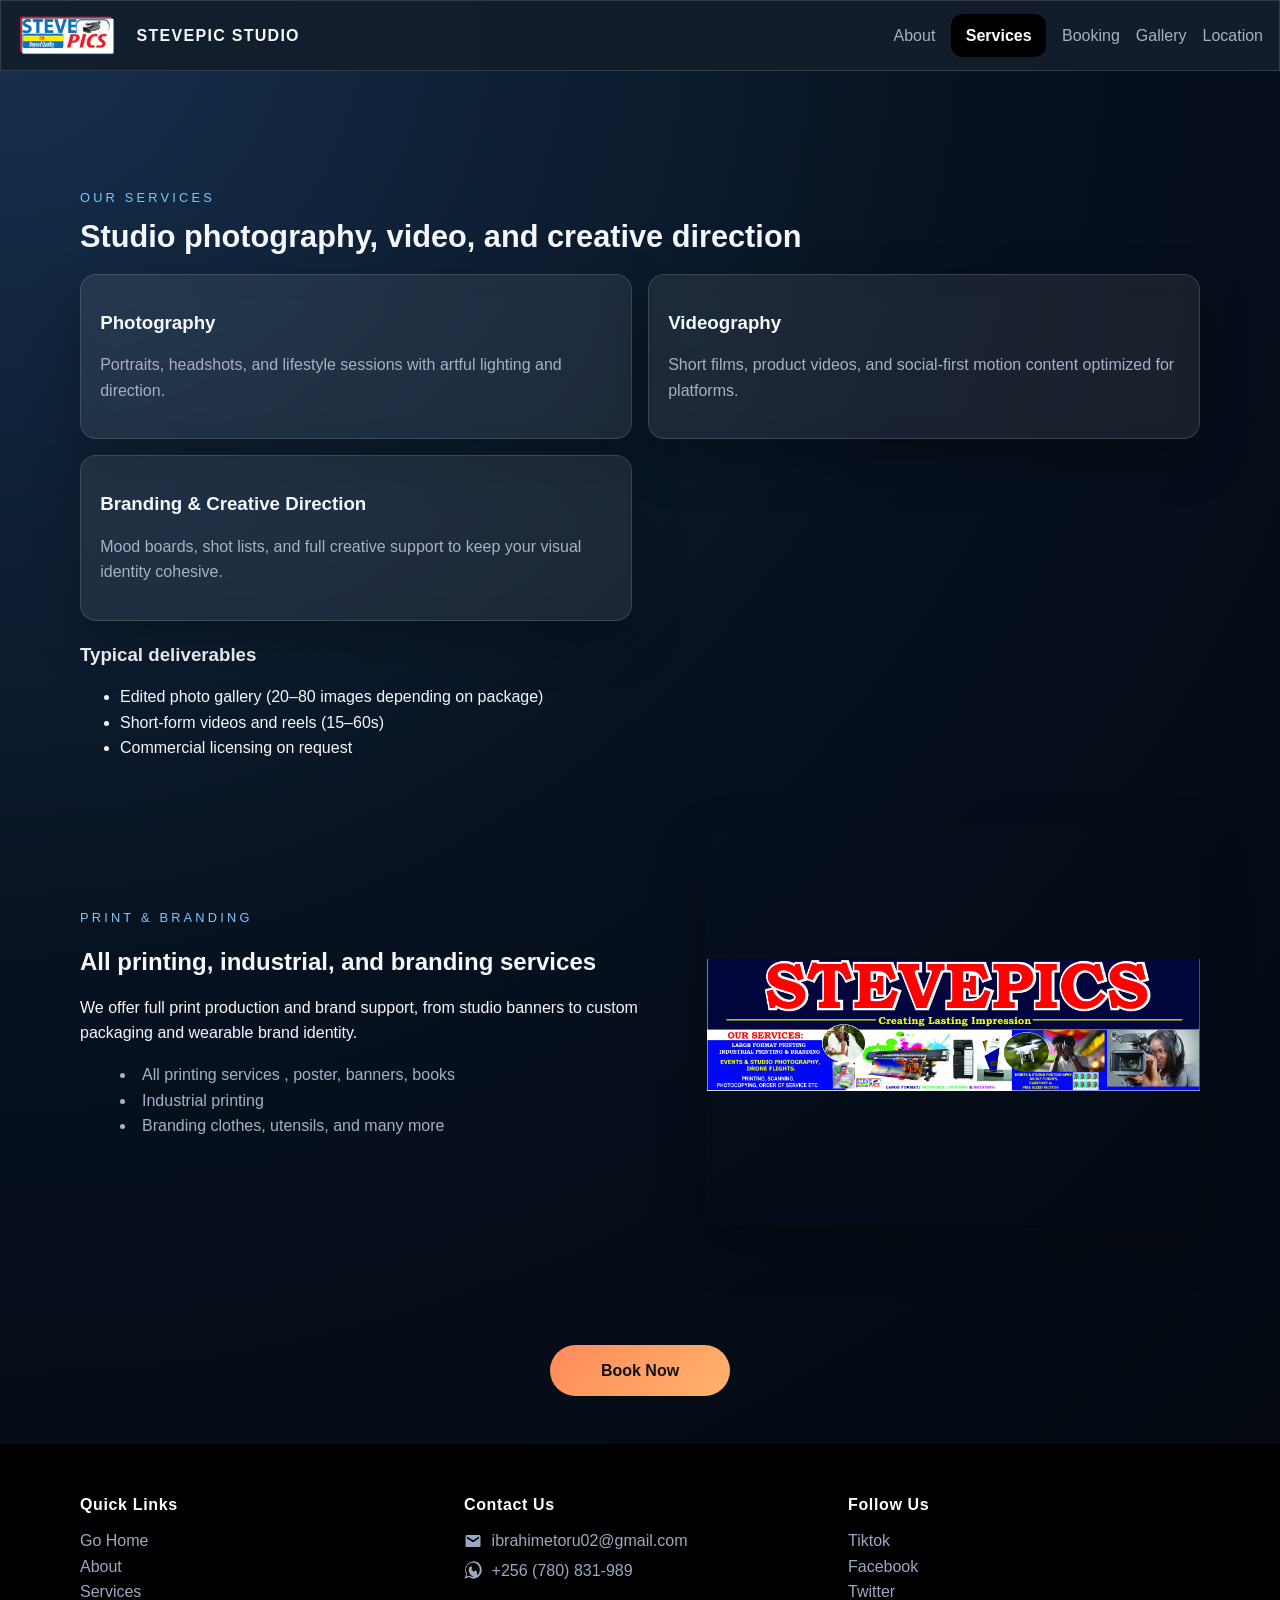
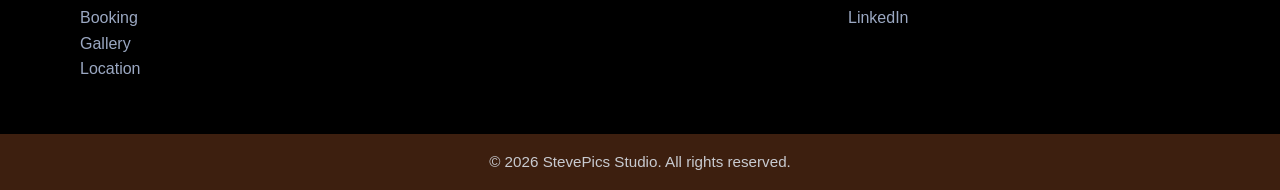
<file: services.html>
<!DOCTYPE html>
<html lang="en">
  <head>
    <meta charset="UTF-8" />
    <meta name="viewport" content="width=device-width, initial-scale=1.0" />
    <title>Services — StevePic Studio</title>
    <meta 
    name="description" content="Services offerd in Stevepics Digital Studio, creates vivid photography, cinematic video, and bold visual branding and Graphic Services in Lira, Uganda.">


    <link rel="stylesheet" href="styles.css" />
  </head>
  <body class="page-services">
    <header class="hero">
      <nav class="nav container" aria-label="Primary navigation">
        <a class="brand" href="index.html">
          <img src="stevePics studio lira logo.png" alt="StevePic Studio logo" class="logo"/>StevePic Studio</a>
        <button class="menu-toggle" aria-label="Open navigation menu" aria-expanded="false">
          <span></span>
          <span></span>
          <span></span>
        </button>
        <div class="nav-links">
          <a href="about.html">About</a>
          <a href="services.html" class="active">Services</a>
          <a href="booking.html">Booking</a>
          <a href="gallery.html">Gallery</a>
          <a href="location.html">Location</a>
     
        </div>
      </nav>
    </header>

    <main>
      <section class="section container">
        <div class="section-heading">
          <p class="eyebrow">Our services</p>
          <h2>Studio photography, video, and creative direction</h2>
        </div>
        <div class="card-grid">
          <article class="info-card">
            <h3>Photography</h3>
            <p>Portraits, headshots, and lifestyle sessions with artful lighting and direction.</p>
          </article>
          <article class="info-card">
            <h3>Videography</h3>
            <p>Short films, product videos, and social-first motion content optimized for platforms.</p>
          </article>
          <article class="info-card">
            <h3>Branding & Creative Direction</h3>
            <p>Mood boards, shot lists, and full creative support to keep your visual identity cohesive.</p>
          </article>
        </div>

        <section style="margin-top:1.5rem;">
          <h3>Typical deliverables</h3>
          <ul>
            <li>Edited photo gallery (20–80 images depending on package)</li>
            <li>Short-form videos and reels (15–60s)</li>
            <li>Commercial licensing on request</li>
          </ul>
        </section>

        <section class="section service-highlight-section">
          <div class="service-highlight-grid">
            <div>
              <p class="eyebrow">Print & Branding</p>
              <h2>All printing, industrial, and branding services</h2>
              <p>We offer full print production and brand support, from studio banners to custom packaging and wearable brand identity.</p>
              <ul>
                <li>All printing services , poster, banners, books</li>
                <li>Industrial printing</li>
                <li>Branding clothes, utensils, and many more</li>
              </ul>
            </div>
            <div class="service-highlight-image">
              <img src="stevepics-studio-banner-print-branding.jpg" alt="StevePics Studio banner — print and branding services in Lira, Uganda" />
            </div>
          </div>
        </section>
      </section>

      <div class="container" style="margin-top:1.5rem; text-align:center;">
        <a href="booking.html" class="btn btn-primary">Book Now</a>
      </div>
    </main>
 <footer class="footer">
      <div class="container footer-content">
        <div class="footer-grid">
          <div>
            <div class="footer-heading">Quick Links</div>
            <div class="footer-links">
              <a href="index.html">Go Home</a><br />
              <a href="about.html">About</a><br />
              <a href="services.html">Services</a><br />
              <a href="booking.html">Booking</a><br />
              <a href="gallery.html">Gallery</a><br />
            
              <a href="location.html">Location</a>
            </div>
          </div>
          <div>
           <div class="footer-heading">Contact Us</div>
              <div class="contact-info">
                <a class="contact-item" href="mailto:ibrahimetoru02@gmail.com">
                  <span class="icon" aria-hidden="true">
                    <svg viewBox="0 0 24 24" xmlns="http://www.w3.org/2000/svg" aria-hidden="true" focusable="false">
                      <path d="M20 4H4a2 2 0 0 0-2 2v12a2 2 0 0 0 2 2h16a2 2 0 0 0 2-2V6a2 2 0 0 0-2-2zm0 4.5-8 5-8-5V6l8 5 8-5v2.5z"/>
                    </svg>
                  </span>
                  <span class="contact-text">ibrahimetoru02@gmail.com</span>
                </a><br />
                <a class="contact-item" href="https://wa.me/256780831989" target="_blank" rel="noopener noreferrer">
                  <span class="icon" aria-hidden="true">
                    <svg viewBox="0 0 24 24" xmlns="http://www.w3.org/2000/svg" aria-hidden="true" focusable="false">
                      <path d="M20.52 3.48A11.86 11.86 0 0 0 12 .5 11.6 11.6 0 0 0 1.5 11.6c0 2.07.54 4 1.5 5.73L.5 23.5l6.5-2.2A11.6 11.6 0 0 0 12 23.5c6.4 0 11.63-5.2 11.63-11.6 0-3.1-1.22-5.9-3.11-7.78zM12 21a9.3 9.3 0 0 1-4.68-1.28l-.34-.2-3.86 1.31 1.32-3.76-.22-.36A9.2 9.2 0 1 1 21 12 9.27 9.27 0 0 1 12 21zm5.2-7.3c-.28-.14-1.66-.82-1.92-.91s-.42-.14-.6.14-.69.91-.85 1.1-.31.21-.59.07a6.2 6.2 0 0 1-1.82-1.12 6.98 6.98 0 0 1-1.29-1.61c-.14-.28 0-.43.11-.56.11-.11.28-.31.42-.47.14-.16.19-.28.28-.47.09-.19 0-.35-.07-.49s-.6-1.46-.82-2c-.22-.53-.43-.46-.6-.47-.14 0-.31 0-.47 0s-.49.07-.75.35a3.2 3.2 0 0 0-1 1.2c-.35.61-1.02 1.84-1.02 3.45s1.05 4 1.2 4.28c.14.28 2.07 3.3 5.02 4.62 2.95 1.31 2.95.87 3.48.81.53-.07 1.66-.68 1.9-1.33.22-.61.22-1.13.15-1.24-.07-.11-.28-.16-.56-.3z"/>
                    </svg>
                  </span>
                  <span class="contact-text">+256 (780) 831-989</span>
                </a>
              </div>
          </div>
          <div>
            <div class="footer-heading">Follow Us</div>
            <div class="footer-links">
              <a href="#">Tiktok</a><br />
              <a href="#">Facebook</a><br />
              <a href="#">Twitter</a><br />
              <a href="#">LinkedIn</a><br />
              
            </div>
            
          </div>

          
        </div>
      </div>
      <div class="footer-bottom">
        &copy; <span id="year"></span> StevePics Studio. All rights reserved.
      </div>
    </footer>

    <script src="script.js"></script>
  </body>
</html>
</file>
<file: styles.css>
:root {
  color-scheme: dark;
  --bg: #07111f;
  --panel: rgba(255, 255, 255, 0.08);
  --panel-strong: rgba(255, 255, 255, 0.12);
  --text: #f5f7ff;
  --muted: #a7b0c5;
  --accent: #ff8a5b;
  --accent-2: #6c63ff;
  --border: rgba(255, 255, 255, 0.14);
}

* {
  box-sizing: border-box;
}

html,
body {
  min-height: 100%;
}

body {
  margin: 0;
  display: flex;
  flex-direction: column;
  min-height: 100vh;
  font-family: 'Inter', sans-serif;
  color: var(--text);
  background: radial-gradient(circle at top left, #17304d 0%, var(--bg) 45%, #02060c 100%);
  line-height: 1.6;
  overflow-x: hidden;
}

img,
video,
iframe {
  max-width: 100%;
  height: auto;
  display: block;
}

main {
  flex: 1;
  padding-bottom: 3rem;
}

img {
  max-width: 100%;
 
  
}

.container {
  width: min(1120px, calc(100% - 2rem));
  margin: 0 auto;
}

.hero {
  padding: 0 0 4.5rem;
  margin-top: 0;
}

.nav {
  display: flex;
  justify-content: space-between;
  align-items: center;
  padding: 0.8rem 1rem;
  border: 1px solid var(--border);
  border-radius: 0;
  background: rgba(7, 17, 31, 0.9);
  backdrop-filter: blur(12px);
}

/* Make the nav full width while keeping inner container spacing */
.nav.container {
  width: 100%;
  max-width: none;
  margin: 0;
  padding-left: 1rem;
  padding-right: 1rem;
  border-radius: 0;
}

.page-home .nav {
  background: rgba(7, 17, 31, 0.9);
}

.page-about .nav {
  background: rgba(30, 40, 55, 0.95);
}

.page-services .nav {
  background: rgba(20, 30, 45, 0.95);
}

.page-booking .nav {
  background: rgba(18, 24, 40, 0.95);
}

.page-gallery .nav {
  background: rgba(12, 20, 30, 0.95);
}

.brand {
  display: inline-flex;
  align-items: center;
  gap: 0.6rem;
  color: var(--text);
  text-decoration: none;
  font-weight: 800;
  letter-spacing: 0.08em;
  text-transform: uppercase;
  max-width: 100%;
  white-space: normal;
}

.brand img,
.logo {
  height:40px;
  display: inline-block;
  vertical-align: middle;
  margin-right: 0.6rem;
}

.nav-links {
  display: flex;
  gap: 1rem;
  align-items: center;
  flex-wrap: wrap;
}

.nav-links a {
  color: var(--muted);
  text-decoration: none;
  font-weight: 500;
  transition: color 180ms ease;
}

.nav-links a:hover {
  color: var(--text);
}

.nav-links a.active {
  background: #000;
  color: #fff;
  font-weight: 700;
  padding: 0.55rem 0.9rem;
  border-radius: 0.75rem;
}

.menu-toggle {
  display: none;
  flex-direction: column;
  gap: 0.24rem;
  border: 0;
  background: transparent;
  padding: 0.25rem;
  cursor: pointer;
}

.menu-toggle span {
  width: 1.4rem;
  height: 2px;
  background: var(--text);
  display: block;
}

.hero-content {
  display: grid;
  grid-template-columns: 1.2fr 0.8fr;
  gap: 2rem;
  align-items: center;
  padding-top: 3.5rem;
}

.eyebrow {
  text-transform: uppercase;
  letter-spacing: 0.25em;
  font-size: 0.8rem;
  color: #78c9ff;
  margin-bottom: 0.75rem;
}

h1,
h2,
h3 {
  line-height: 1.1;
}

h1 {
  font-size: clamp(2.2rem, 4vw, 4rem);
  margin: 0 0 1rem;
}

.hero-text {
  font-size: 1.05rem;
  color: var(--muted);
  max-width: 640px;
}

.hero-actions {
  display: flex;
  gap: 1rem;
  flex-wrap: wrap;
  margin-top: 1.5rem;
}

.btn {
  display: inline-flex;
  width: auto;
  min-width: 180px;
  padding: 0.8rem 1.2rem;
  justify-content: center;
  align-items: center;
  border-radius: 999px;
  text-align: center;
  text-decoration: none;
  font-weight: 600;
  transition: transform 200ms ease, background 200ms ease;
}
.form-control{
  height: 50px;
  padding: 10px;
  font-size: 16px;
}

.btn:hover {
  transform: translateY(-2px);
}

@media (max-width: 500px) {
  .btn {
    width: 100%;
    max-width: 100%;
  }

  .hero-actions,
  .hero-actions_book {
    flex-direction: column;
    align-items: stretch;
  }

  h1 {
    font-size: 2.1rem;
  }

  .section-heading h2 {
    font-size: 1.8rem;
  }
}

.btn-primary {
  background: linear-gradient(135deg, var(--accent), #ffb36b);
  color: #111;
}
.btn-primary:hover {
  background: linear-gradient(135deg, #81b604, var(--accent));
}
.btn-secondary {
  background: transparent;
  color: var(--text);
  border: 1px solid var(--border);
}

.hero-card,
.info-card,
.portfolio-card,
.contact-form {
  background: var(--panel);
  border: 1px solid var(--border);
  box-shadow: 0 20px 50px rgba(0, 0, 0, 0.25);
  backdrop-filter: blur(12px);
}

.hero-card {
  padding: 1.5rem;
  border-radius: 1.5rem;
}

.card-pill {
  display: inline-block;
  padding: 0.4rem 0.7rem;
  border-radius: 999px;
  background: rgba(108, 99, 255, 0.2);
  color: #c8c1ff;
  font-size: 0.85rem;
  margin-bottom: 1rem;
}

.hero-card ul {
  padding-left: 1rem;
  color: var(--muted);
}

.section {
  padding: 2rem 0 3rem;
}

.stats {
  display: grid;
  grid-template-columns: repeat(3, 1fr);
  gap: 1rem;
  margin-top: 1rem;
}

.stats > div {
  padding: 1.2rem;
  border-radius: 1rem;
  background: var(--panel-strong);
  border: 1px solid var(--border);
  text-align: center;
}

.stats strong {
  display: block;
  font-size: 1.4rem;
  margin-bottom: 0.25rem;
}

.stats span {
  color: var(--muted);
}

.section-heading {
  margin-bottom: 1.25rem;
}

.section-heading h2 {
  font-size: clamp(1.5rem, 2.4vw, 2.2rem);
  margin: 0;
}

.card-grid,
.portfolio-grid {
  display: grid;
  grid-template-columns: repeat(2, 1fr);
  gap: 1rem;
}

.page-about .card-grid {
  display: grid;
  grid-template-columns: 1fr;
  gap: 1.5rem;
  width: 100%;
  max-width: 1100px;
  margin: 0 auto;
}

.page-about .info-card {
  min-height: 180px;
  padding: 2rem 1.5rem;
  border-radius: 1.5rem;
  display: flex;
  flex-direction: column;
  justify-content: center;
  background: rgba(255, 255, 255, 0.04);
  border: 1px solid var(--border);
}

.page-about .info-card h3 {
  margin-bottom: 0.75rem;
  font-size: clamp(1.5rem, 2vw, 2.2rem);
}

.page-about .info-card p {
  margin: 0;
  max-width: 680px;
  font-size: 1.08rem;
  color: var(--muted);
}

.feature-card-grid {
  grid-template-columns: repeat(4, minmax(0, 1fr));
  align-items: stretch;
  gap: 1.5rem;
}

.feature-card {
  display: flex;
  flex-direction: column;
  overflow: hidden;
  min-height: 100%;
  padding: 1rem;
}

.feature-card img {
  width: 100%;
  max-width: 100%;
  aspect-ratio: 210 / 297;
  height: auto;
  object-fit: contain;
  object-position: center;
  border-radius: 0.9rem;
  margin-bottom: 1rem;
  display: block;
  background: rgba(255, 255, 255, 0.04);
  padding: 0.25rem;
}

.feature-card h3 {
  margin-top: 0.2rem;
  margin-bottom: 0.6rem;
  font-size: clamp(1.2rem, 2vw, 1.7rem);
}

.feature-card p {
  margin: 0;
  color: var(--muted);
  font-size: 1rem;
  line-height: 1.6;
}

@media (max-width: 980px) {
  .page-about .card-grid {
    grid-template-columns: repeat(2, minmax(0, 1fr));
  }

  .feature-card-grid {
    grid-template-columns: repeat(2, minmax(0, 1fr));
  }
}

@media (max-width: 640px) {
  .page-about .card-grid {
    grid-template-columns: 1fr;
  }

  .feature-card-grid {
    grid-template-columns: 1fr;
  }

  .page-about .info-card {
    min-height: 220px;
    padding: 1.5rem 1.25rem;
  }
}

.service-highlight-section {
  margin-top: 2rem;
}

.service-highlight-grid {
  display: grid;
  grid-template-columns: minmax(0, 1.1fr) minmax(0, 0.9fr);
  gap: 1.5rem;
  align-items: center;
}




/* banner image */
.service-highlight-image img {

  height: 400px;
  border-radius: 10px;
  display: block;
  box-shadow: 0 20px 50px rgba(0, 0, 0, 0.25);
  object-fit: contain;
}

/* Responsive adjustments for the service banner */
@media (max-width: 768px) {
  .service-highlight-grid {
    grid-template-columns: 1fr;
    gap: 1rem;
  }

  .service-highlight-image {
    display: block;
    width: 100%;
  }

  .service-highlight-image img {
    height: auto;
    max-height: 260px;
    width: 100%;
    object-fit: contain;
    border-radius: 8px;
  }
}

.service-highlight-grid ul {
  list-style: disc inside;
  margin-top: 1rem;
  color: var(--muted);
}

.info-card,
.portfolio-card {
  padding: 1.2rem;
  border-radius: 1rem;
}

.map-container {
  margin-top: 1.5rem;
  border: 1px solid rgba(255, 255, 255, 0.12);
  border-radius: 1rem;
  overflow: hidden;
  background: rgba(0, 0, 0, 0.8);
}

.map-container iframe {
  width: 100%;
  min-height: 420px;
  border: 0;
  display: block;
}

.info-card p,
.portfolio-card p {
  color: var(--muted);
}

.contact {
  display: grid;
  gap: 1rem;
}

.contact-form {
  display: grid;
  gap: 0.9rem;
  padding: 1.2rem;
  border-radius: 1rem;
}

.contact-form input,
.contact-form textarea {
  border: 1px solid var(--border);
  border-radius: 0.8rem;
  padding: 0.85rem 1rem;
  background: rgba(255, 255, 255, 0.04);
  color: var(--text);
  font: inherit;
  width: 100%;
}

.contact-form .date-field {
  display: flex;
  align-items: center;
  gap: 0.75rem;
  width: 100%;
  flex-wrap: nowrap;
}

.contact-form .date-label {
  color: #9ba8c2;
  font-size: 0.95rem;
  white-space: nowrap;
}

.contact-form .date-field input {
  flex: 1;
  min-width: 0;
}

.contact-form input:focus,
.contact-form textarea:focus {
  outline: 2px solid rgba(255, 138, 91, 0.45);
  border-color: var(--accent);
}

.contact-form input::placeholder,
.contact-form textarea::placeholder {
  color: #9ba8c2;
}

@media (max-width: 480px) {
  .contact-form .date-field {
    gap: 0.5rem;
  }

  .contact-form .date-label {
    font-size: 0.9rem;
  }
}

.form-message {
  min-height: 1.2rem;
  margin: 0;
  font-size: 0.95rem;
}

.form-message.success {
  color: #8dffb2;
}

.form-message.error {
  color: #ff9b9b;
}

.form-message.info {
  color: #b7cdff;
}

.contact-item {
  display: inline-flex;
  gap: 0.6rem;
  align-items: center;
  color: #9ba8c2;
  text-decoration: none;
  max-width: 100%;
  overflow-wrap: anywhere;
}
.contact-item .icon {
  display: inline-flex;
  width: 18px;
  height: 18px;
  flex: 0 0 18px;
  align-items: center;
  justify-content: center;
  color: #9ba8c2;
}
.contact-item svg {
  width: 18px;
  height: 18px;
  display: block;
  fill: currentColor;
}
.contact-item:hover,
.contact-item:focus {
  color: #fff;
}

/* End footer contact icons */
.reveal {
  opacity: 0;
  transform: translateY(20px);
  transition: opacity 600ms ease, transform 600ms ease;
}

.reveal.is-visible {
  opacity: 1;
  transform: translateY(0);
}

.back-to-top {
  position: fixed;
  right: 1rem;
  bottom: 1rem;
  border: 0;
  border-radius: 999px;
  width: 2.8rem;
  height: 2.8rem;
  background: linear-gradient(135deg, var(--accent), var(--accent-2));
  color: white;
  cursor: pointer;
  font-size: 1.2rem;
  box-shadow: 0 12px 24px rgba(0, 0, 0, 0.3);
  opacity: 0;
  pointer-events: none;
  transition: opacity 220ms ease, transform 220ms ease;
}

.back-to-top.show {
  opacity: 1;
  pointer-events: auto;
}

.back-to-top:hover {
  transform: translateY(-2px);
}

.footer {
  padding: 3rem 0 0;
  color: #c8cad0;
  background: #000;
  text-align: left;
  margin-top: auto;
}

.footer .footer-content {
  padding: 0 0 2rem;
}

.footer .footer-grid {
  display: grid;
  grid-template-columns: repeat(3, minmax(0, 1fr));
  gap: 2rem;
  align-items: start;
}

.footer .footer-heading {
  color: #fff;
  font-weight: 700;
  margin-bottom: 0.65rem;
  letter-spacing: 0.04em;
}

.footer .footer-links a,
.footer .footer-links a:visited {
  color: #9ba8c2;
  text-decoration: none;
}

.footer .footer-links a:hover {
  color: #fff;
}

.footer small,
.footer p,
.footer div {
  color: #c8cad0;
}

.footer-bottom {
  background: #3d1f0f;
  padding: 1rem 0;
  text-align: center;
  color: #f4e7d3;
  font-size: 0.95rem;
  margin-top: 20px;
  margin-bottom: 0;
}
.contact-info a{
  text-decoration: none;
  color: #9ba8c2;

}
.contact-info a:hover{
  color: #fff;
}

.footer-bottom a {
  color: #f4e7d3;
  text-decoration: none;
}

@media (max-width: 820px) {
  .footer .footer-grid {
    grid-template-columns: 1fr;
  }

  .brand {
    justify-content: center;
    width: 100%;
    text-align: center;
  }
}

@media (max-width: 820px) {
  .hero-content,
  .card-grid,
  .portfolio-grid,
  .stats,
  .service-highlight-grid {
    grid-template-columns: 1fr;
  }

  .service-highlight-image {
    order: 2;
    width: 100%;
  }

  .service-highlight-image img {
    width: 100%;
    max-height: 420px;
    object-fit: cover;
  }

  .nav {
    border-radius: 1rem;
    flex-direction: column;
    gap: 0.7rem;
  }

  .nav .brand {
    font-size: 0.9rem;
  }

  .menu-toggle {
    display: flex;
  }

  .nav {
    align-items: center;
    justify-content: space-between;
    position: relative;
    z-index: 9998;
  }

  .nav-links {
    display: none;
    position: fixed;
    top: 0;
    left: 0;
    width: 100%;
    height: 75vh;
    padding: 4.5rem 1.5rem 1.5rem;
    flex-direction: column;
    gap: 1rem;
    align-items: stretch;
    background: rgba(0, 0, 0, 0.95);
    z-index: 100000;
    overflow-y: auto;
    border-bottom-left-radius: 1.2rem;
    border-bottom-right-radius: 1.2rem;
  }

  .nav-panel {
    width: 100%;
    padding: 0;
    flex-direction: column;
    gap: 1rem;
    background: transparent;
    border: none;
    box-shadow: none;
    position: relative;
    z-index: 100001;
    overflow: visible;
  }

  .nav-links.open {
    display: flex;
  }

  .nav-links a {
    width: 100%;
    padding: 0.85rem 1rem;
    border-radius: 0.85rem;
    background: rgba(255, 255, 255, 0.04);
  }

  .nav-links a.active,
  .nav-links a:hover {
    background: rgba(255, 255, 255, 0.12);
  }
}



.gallery-img img{
 
 
  object-fit: cover;
}
.hero-actions_book {
  display: flex;
  gap: 1rem;
  flex-wrap: wrap;
  margin-top: 1.5rem;
  justify-content: center;
}
</file>
